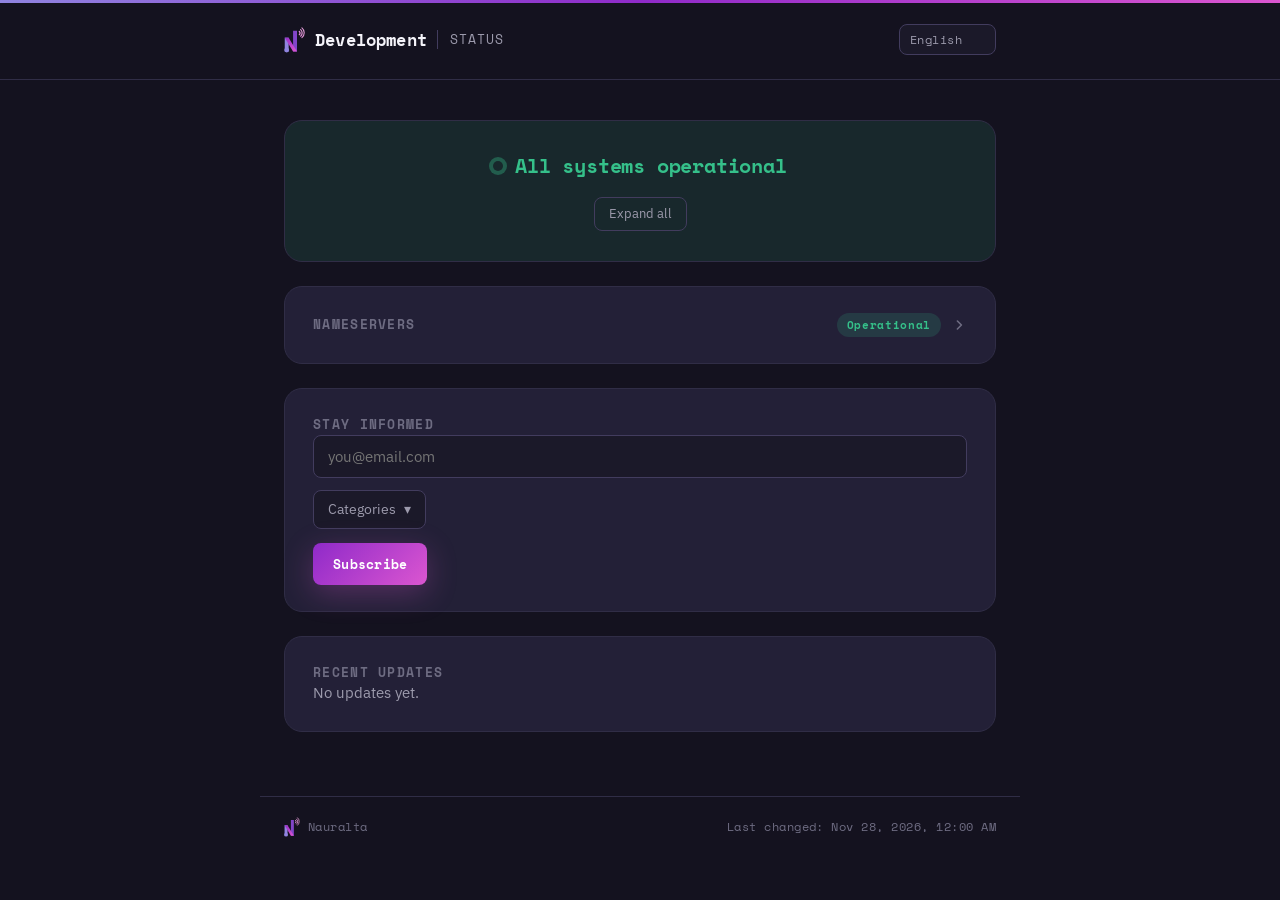
<file: index.html>
<!doctype html><html lang="en" class="no-i18n"><head><meta charset="utf-8"><meta name="viewport" content="width=device-width, initial-scale=1"><meta name="robots" content="noindex, nofollow, noai, noimageai"><title>Development</title><link rel="preconnect" href="https://fonts.googleapis.com"><link rel="preconnect" href="https://fonts.gstatic.com" crossorigin><link href="https://fonts.googleapis.com/css2?family=Space+Mono:wght@400;700&family=IBM+Plex+Sans:wght@400;500;600&display=swap" rel="stylesheet"><link rel="stylesheet" href="style.css"><noscript><style>html.no-i18n{visibility:visible}</style></noscript></head><body><header class="topbar"><div class="wrap topbar-inner"><div class="brand-group"><svg class="logo-icon" viewBox="246 54 258 318" xmlns="http://www.w3.org/2000/svg" aria-hidden="true">
  <defs>
    <linearGradient id="hg-diag" gradientUnits="userSpaceOnUse" x1="300" y1="134" x2="400" y2="354">
      <stop offset="0" stop-color="#8F2AC9"></stop><stop offset="1" stop-color="#DB56D0"></stop>
    </linearGradient>
    <linearGradient id="hg-arc" gradientUnits="userSpaceOnUse" x1="90" y1="430" x2="510" y2="150">
      <stop offset="0" stop-color="#DB56D0"></stop><stop offset="1" stop-color="#E29CD6"></stop>
    </linearGradient>
  </defs>
  <circle cx="279" cy="336.144" r="29.76" fill="#9084E0"></circle>
  <rect x="255" y="184" width="48" height="170" fill="#9084E0"></rect>
  <rect x="357" y="100" width="48" height="254" fill="#8245C9"></rect>
  <polygon points="255,184 303,184 405,354 357,354" fill="url(#hg-diag)"></polygon>
  <g transform="translate(415,128) scale(0.5) translate(-420,-250)">
    <path d="M456.81,210.14 A54,54 0 0,1 456.81,289.86" fill="none" stroke="url(#hg-arc)" stroke-width="32" stroke-linecap="round"></path>
    <path d="M488.62,166.27 A105,105 0 0,1 488.62,326.73" fill="none" stroke="url(#hg-arc)" stroke-width="29" stroke-linecap="round"></path>
    <path d="M520.44,122.41 A158,158 0 0,1 520.44,363.59" fill="none" stroke="url(#hg-arc)" stroke-width="26" stroke-linecap="round"></path>
  </g>
</svg><span class="brand-name">Development</span><span class="brand-sub" data-i18n="brand.subtitle">Status</span></div><select id="lang-switch" class="lang-switch" aria-label="Language"></select></div></header><main class="wrap"><section class="hero hero-good"><div class="hero-status"><span class="hero-dot"></span><h1 data-i18n="hero.good">All systems operational</h1></div><button type="button" id="toggle-all-groups" class="hero-toggle-all" data-i18n="groups.expandAll">Expand all</button></section><section class="card group collapsed" data-group-id="19abde64-874f-4d78-b377-1428c0a2040a"><button type="button" class="group-head" data-group-toggle><h2 class="group-title">Nameservers</h2><span class="group-head-right"><span class="badge badge-good" data-i18n="state.operational">Operational</span><svg class="chevron" viewBox="0 0 20 20" fill="none" xmlns="http://www.w3.org/2000/svg" aria-hidden="true"><path d="M5 8l5 5 5-5" stroke="currentColor" stroke-width="2" stroke-linecap="round" stroke-linejoin="round"/></svg></span></button><div class="rows"><div class="row"><div class="row-top"><span class="row-name-group"><span class="dot dot-good"></span><span class="row-name">ns2</span><span class="sr-only" data-i18n="state.operational">Operational</span></span><span class="row-uptime uptime-good" data-i18n-template="history.uptime" data-value="99.948">99.948% uptime</span></div><div class="hbars"><span class="hbar hbar-nodata" tabindex="0" data-status="nodata" data-date="2026-08-30" data-down-seconds="0" data-degraded-seconds="0"></span><span class="hbar hbar-nodata" tabindex="0" data-status="nodata" data-date="2026-08-31" data-down-seconds="0" data-degraded-seconds="0"></span><span class="hbar hbar-nodata" tabindex="0" data-status="nodata" data-date="2026-09-01" data-down-seconds="0" data-degraded-seconds="0"></span><span class="hbar hbar-nodata" tabindex="0" data-status="nodata" data-date="2026-09-02" data-down-seconds="0" data-degraded-seconds="0"></span><span class="hbar hbar-nodata" tabindex="0" data-status="nodata" data-date="2026-09-03" data-down-seconds="0" data-degraded-seconds="0"></span><span class="hbar hbar-nodata" tabindex="0" data-status="nodata" data-date="2026-09-04" data-down-seconds="0" data-degraded-seconds="0"></span><span class="hbar hbar-down" tabindex="0" data-status="down" data-date="2026-09-05" data-down-seconds="2968.188" data-degraded-seconds="25776.981422999997"></span><span class="hbar hbar-operational" tabindex="0" data-status="operational" data-date="2026-09-06" data-down-seconds="0" data-degraded-seconds="0"></span><span class="hbar hbar-operational" tabindex="0" data-status="operational" data-date="2026-09-07" data-down-seconds="0" data-degraded-seconds="0"></span><span class="hbar hbar-operational" tabindex="0" data-status="operational" data-date="2026-09-08" data-down-seconds="0" data-degraded-seconds="0"></span><span class="hbar hbar-operational" tabindex="0" data-status="operational" data-date="2026-09-09" data-down-seconds="0" data-degraded-seconds="0"></span><span class="hbar hbar-operational" tabindex="0" data-status="operational" data-date="2026-09-10" data-down-seconds="0" data-degraded-seconds="0"></span><span class="hbar hbar-operational" tabindex="0" data-status="operational" data-date="2026-09-11" data-down-seconds="0" data-degraded-seconds="0"></span><span class="hbar hbar-operational" tabindex="0" data-status="operational" data-date="2026-09-12" data-down-seconds="0" data-degraded-seconds="0"></span><span class="hbar hbar-operational" tabindex="0" data-status="operational" data-date="2026-09-13" data-down-seconds="0" data-degraded-seconds="0"></span><span class="hbar hbar-operational" tabindex="0" data-status="operational" data-date="2026-09-14" data-down-seconds="0" data-degraded-seconds="0"></span><span class="hbar hbar-operational" tabindex="0" data-status="operational" data-date="2026-09-15" data-down-seconds="0" data-degraded-seconds="0"></span><span class="hbar hbar-operational" tabindex="0" data-status="operational" data-date="2026-09-16" data-down-seconds="0" data-degraded-seconds="0"></span><span class="hbar hbar-operational" tabindex="0" data-status="operational" data-date="2026-09-17" data-down-seconds="0" data-degraded-seconds="0"></span><span class="hbar hbar-operational" tabindex="0" data-status="operational" data-date="2026-09-18" data-down-seconds="0" data-degraded-seconds="0"></span><span class="hbar hbar-operational" tabindex="0" data-status="operational" data-date="2026-09-19" data-down-seconds="0" data-degraded-seconds="0"></span><span class="hbar hbar-operational" tabindex="0" data-status="operational" data-date="2026-09-20" data-down-seconds="0" data-degraded-seconds="0"></span><span class="hbar hbar-operational" tabindex="0" data-status="operational" data-date="2026-09-21" data-down-seconds="0" data-degraded-seconds="0"></span><span class="hbar hbar-operational" tabindex="0" data-status="operational" data-date="2026-09-22" data-down-seconds="0" data-degraded-seconds="0"></span><span class="hbar hbar-operational" tabindex="0" data-status="operational" data-date="2026-09-23" data-down-seconds="0" data-degraded-seconds="0"></span><span class="hbar hbar-operational" tabindex="0" data-status="operational" data-date="2026-09-24" data-down-seconds="0" data-degraded-seconds="0"></span><span class="hbar hbar-operational" tabindex="0" data-status="operational" data-date="2026-09-25" data-down-seconds="0" data-degraded-seconds="0"></span><span class="hbar hbar-operational" tabindex="0" data-status="operational" data-date="2026-09-26" data-down-seconds="0" data-degraded-seconds="0"></span><span class="hbar hbar-operational" tabindex="0" data-status="operational" data-date="2026-09-27" data-down-seconds="0" data-degraded-seconds="0"></span><span class="hbar hbar-operational" tabindex="0" data-status="operational" data-date="2026-09-28" data-down-seconds="0" data-degraded-seconds="0"></span><span class="hbar hbar-operational" tabindex="0" data-status="operational" data-date="2026-09-29" data-down-seconds="0" data-degraded-seconds="0"></span><span class="hbar hbar-operational" tabindex="0" data-status="operational" data-date="2026-09-30" data-down-seconds="0" data-degraded-seconds="0"></span><span class="hbar hbar-operational" tabindex="0" data-status="operational" data-date="2026-10-01" data-down-seconds="0" data-degraded-seconds="0"></span><span class="hbar hbar-operational" tabindex="0" data-status="operational" data-date="2026-10-02" data-down-seconds="0" data-degraded-seconds="0"></span><span class="hbar hbar-operational" tabindex="0" data-status="operational" data-date="2026-10-03" data-down-seconds="0" data-degraded-seconds="0"></span><span class="hbar hbar-operational" tabindex="0" data-status="operational" data-date="2026-10-04" data-down-seconds="0" data-degraded-seconds="0"></span><span class="hbar hbar-operational" tabindex="0" data-status="operational" data-date="2026-10-05" data-down-seconds="0" data-degraded-seconds="0"></span><span class="hbar hbar-operational" tabindex="0" data-status="operational" data-date="2026-10-06" data-down-seconds="0" data-degraded-seconds="0"></span><span class="hbar hbar-operational" tabindex="0" data-status="operational" data-date="2026-10-07" data-down-seconds="0" data-degraded-seconds="0"></span><span class="hbar hbar-operational" tabindex="0" data-status="operational" data-date="2026-10-08" data-down-seconds="0" data-degraded-seconds="0"></span><span class="hbar hbar-operational" tabindex="0" data-status="operational" data-date="2026-10-09" data-down-seconds="0" data-degraded-seconds="0"></span><span class="hbar hbar-operational" tabindex="0" data-status="operational" data-date="2026-10-10" data-down-seconds="0" data-degraded-seconds="0"></span><span class="hbar hbar-operational" tabindex="0" data-status="operational" data-date="2026-10-11" data-down-seconds="0" data-degraded-seconds="0"></span><span class="hbar hbar-operational" tabindex="0" data-status="operational" data-date="2026-10-12" data-down-seconds="0" data-degraded-seconds="0"></span><span class="hbar hbar-operational" tabindex="0" data-status="operational" data-date="2026-10-13" data-down-seconds="0" data-degraded-seconds="0"></span><span class="hbar hbar-operational" tabindex="0" data-status="operational" data-date="2026-10-14" data-down-seconds="0" data-degraded-seconds="0"></span><span class="hbar hbar-operational" tabindex="0" data-status="operational" data-date="2026-10-15" data-down-seconds="0" data-degraded-seconds="0"></span><span class="hbar hbar-operational" tabindex="0" data-status="operational" data-date="2026-10-16" data-down-seconds="0" data-degraded-seconds="0"></span><span class="hbar hbar-operational" tabindex="0" data-status="operational" data-date="2026-10-17" data-down-seconds="0" data-degraded-seconds="0"></span><span class="hbar hbar-operational" tabindex="0" data-status="operational" data-date="2026-10-18" data-down-seconds="0" data-degraded-seconds="0"></span><span class="hbar hbar-operational" tabindex="0" data-status="operational" data-date="2026-10-19" data-down-seconds="0" data-degraded-seconds="0"></span><span class="hbar hbar-operational" tabindex="0" data-status="operational" data-date="2026-10-20" data-down-seconds="0" data-degraded-seconds="0"></span><span class="hbar hbar-operational" tabindex="0" data-status="operational" data-date="2026-10-21" data-down-seconds="0" data-degraded-seconds="0"></span><span class="hbar hbar-operational" tabindex="0" data-status="operational" data-date="2026-10-22" data-down-seconds="0" data-degraded-seconds="0"></span><span class="hbar hbar-operational" tabindex="0" data-status="operational" data-date="2026-10-23" data-down-seconds="0" data-degraded-seconds="0"></span><span class="hbar hbar-operational" tabindex="0" data-status="operational" data-date="2026-10-24" data-down-seconds="0" data-degraded-seconds="0"></span><span class="hbar hbar-operational" tabindex="0" data-status="operational" data-date="2026-10-25" data-down-seconds="0" data-degraded-seconds="0"></span><span class="hbar hbar-operational" tabindex="0" data-status="operational" data-date="2026-10-26" data-down-seconds="0" data-degraded-seconds="0"></span><span class="hbar hbar-operational" tabindex="0" data-status="operational" data-date="2026-10-27" data-down-seconds="0" data-degraded-seconds="0"></span><span class="hbar hbar-operational" tabindex="0" data-status="operational" data-date="2026-10-28" data-down-seconds="0" data-degraded-seconds="0"></span><span class="hbar hbar-operational" tabindex="0" data-status="operational" data-date="2026-10-29" data-down-seconds="0" data-degraded-seconds="0"></span><span class="hbar hbar-operational" tabindex="0" data-status="operational" data-date="2026-10-30" data-down-seconds="0" data-degraded-seconds="0"></span><span class="hbar hbar-operational" tabindex="0" data-status="operational" data-date="2026-10-31" data-down-seconds="0" data-degraded-seconds="0"></span><span class="hbar hbar-operational" tabindex="0" data-status="operational" data-date="2026-11-01" data-down-seconds="0" data-degraded-seconds="0"></span><span class="hbar hbar-operational" tabindex="0" data-status="operational" data-date="2026-11-02" data-down-seconds="0" data-degraded-seconds="0"></span><span class="hbar hbar-operational" tabindex="0" data-status="operational" data-date="2026-11-03" data-down-seconds="0" data-degraded-seconds="0"></span><span class="hbar hbar-operational" tabindex="0" data-status="operational" data-date="2026-11-04" data-down-seconds="0" data-degraded-seconds="0"></span><span class="hbar hbar-operational" tabindex="0" data-status="operational" data-date="2026-11-05" data-down-seconds="0" data-degraded-seconds="0"></span><span class="hbar hbar-operational" tabindex="0" data-status="operational" data-date="2026-11-06" data-down-seconds="0" data-degraded-seconds="0"></span><span class="hbar hbar-operational" tabindex="0" data-status="operational" data-date="2026-11-07" data-down-seconds="0" data-degraded-seconds="0"></span><span class="hbar hbar-operational" tabindex="0" data-status="operational" data-date="2026-11-08" data-down-seconds="0" data-degraded-seconds="0"></span><span class="hbar hbar-operational" tabindex="0" data-status="operational" data-date="2026-11-09" data-down-seconds="0" data-degraded-seconds="0"></span><span class="hbar hbar-down" tabindex="0" data-status="down" data-date="2026-11-10" data-down-seconds="390.732" data-degraded-seconds="0"></span><span class="hbar hbar-operational" tabindex="0" data-status="operational" data-date="2026-11-11" data-down-seconds="0" data-degraded-seconds="0"></span><span class="hbar hbar-operational" tabindex="0" data-status="operational" data-date="2026-11-12" data-down-seconds="0" data-degraded-seconds="0"></span><span class="hbar hbar-operational" tabindex="0" data-status="operational" data-date="2026-11-13" data-down-seconds="0" data-degraded-seconds="0"></span><span class="hbar hbar-operational" tabindex="0" data-status="operational" data-date="2026-11-14" data-down-seconds="0" data-degraded-seconds="0"></span><span class="hbar hbar-operational" tabindex="0" data-status="operational" data-date="2026-11-15" data-down-seconds="0" data-degraded-seconds="0"></span><span class="hbar hbar-operational" tabindex="0" data-status="operational" data-date="2026-11-16" data-down-seconds="0" data-degraded-seconds="0"></span><span class="hbar hbar-down" tabindex="0" data-status="down" data-date="2026-11-17" data-down-seconds="412.298" data-degraded-seconds="0"></span><span class="hbar hbar-operational" tabindex="0" data-status="operational" data-date="2026-11-18" data-down-seconds="0" data-degraded-seconds="0"></span><span class="hbar hbar-operational" tabindex="0" data-status="operational" data-date="2026-11-19" data-down-seconds="0" data-degraded-seconds="0"></span><span class="hbar hbar-operational" tabindex="0" data-status="operational" data-date="2026-11-20" data-down-seconds="0" data-degraded-seconds="0"></span><span class="hbar hbar-operational" tabindex="0" data-status="operational" data-date="2026-11-21" data-down-seconds="0" data-degraded-seconds="0"></span><span class="hbar hbar-operational" tabindex="0" data-status="operational" data-date="2026-11-22" data-down-seconds="0" data-degraded-seconds="0"></span><span class="hbar hbar-operational" tabindex="0" data-status="operational" data-date="2026-11-23" data-down-seconds="0" data-degraded-seconds="0"></span><span class="hbar hbar-operational" tabindex="0" data-status="operational" data-date="2026-11-24" data-down-seconds="0" data-degraded-seconds="0"></span><span class="hbar hbar-operational" tabindex="0" data-status="operational" data-date="2026-11-25" data-down-seconds="0" data-degraded-seconds="0"></span><span class="hbar hbar-operational" tabindex="0" data-status="operational" data-date="2026-11-26" data-down-seconds="0" data-degraded-seconds="0"></span><span class="hbar hbar-operational" tabindex="0" data-status="operational" data-date="2026-11-27" data-down-seconds="0" data-degraded-seconds="0"></span><span class="hbar hbar-operational" tabindex="0" data-status="operational" data-date="2026-11-28" data-down-seconds="0" data-degraded-seconds="0"></span></div><div class="row-dates"><span class="days-full" data-i18n-template="history.daysAgo" data-value="90">90 days ago</span><span class="days-mobile" data-i18n-template="history.daysAgo" data-value="30">30 days ago</span><span data-i18n="history.today">Today</span></div></div><div class="row"><div class="row-top"><span class="row-name-group"><span class="dot dot-good"></span><span class="row-name">ns1</span><span class="sr-only" data-i18n="state.operational">Operational</span></span><span class="row-uptime uptime-good" data-i18n-template="history.uptime" data-value="100">100% uptime</span></div><div class="hbars"><span class="hbar hbar-nodata" tabindex="0" data-status="nodata" data-date="2026-08-30" data-down-seconds="0" data-degraded-seconds="0"></span><span class="hbar hbar-nodata" tabindex="0" data-status="nodata" data-date="2026-08-31" data-down-seconds="0" data-degraded-seconds="0"></span><span class="hbar hbar-nodata" tabindex="0" data-status="nodata" data-date="2026-09-01" data-down-seconds="0" data-degraded-seconds="0"></span><span class="hbar hbar-nodata" tabindex="0" data-status="nodata" data-date="2026-09-02" data-down-seconds="0" data-degraded-seconds="0"></span><span class="hbar hbar-nodata" tabindex="0" data-status="nodata" data-date="2026-09-03" data-down-seconds="0" data-degraded-seconds="0"></span><span class="hbar hbar-nodata" tabindex="0" data-status="nodata" data-date="2026-09-04" data-down-seconds="0" data-degraded-seconds="0"></span><span class="hbar hbar-degraded" tabindex="0" data-status="degraded" data-date="2026-09-05" data-down-seconds="0" data-degraded-seconds="33.408255"></span><span class="hbar hbar-operational" tabindex="0" data-status="operational" data-date="2026-09-06" data-down-seconds="0" data-degraded-seconds="0"></span><span class="hbar hbar-operational" tabindex="0" data-status="operational" data-date="2026-09-07" data-down-seconds="0" data-degraded-seconds="0"></span><span class="hbar hbar-operational" tabindex="0" data-status="operational" data-date="2026-09-08" data-down-seconds="0" data-degraded-seconds="0"></span><span class="hbar hbar-operational" tabindex="0" data-status="operational" data-date="2026-09-09" data-down-seconds="0" data-degraded-seconds="0"></span><span class="hbar hbar-operational" tabindex="0" data-status="operational" data-date="2026-09-10" data-down-seconds="0" data-degraded-seconds="0"></span><span class="hbar hbar-operational" tabindex="0" data-status="operational" data-date="2026-09-11" data-down-seconds="0" data-degraded-seconds="0"></span><span class="hbar hbar-operational" tabindex="0" data-status="operational" data-date="2026-09-12" data-down-seconds="0" data-degraded-seconds="0"></span><span class="hbar hbar-operational" tabindex="0" data-status="operational" data-date="2026-09-13" data-down-seconds="0" data-degraded-seconds="0"></span><span class="hbar hbar-operational" tabindex="0" data-status="operational" data-date="2026-09-14" data-down-seconds="0" data-degraded-seconds="0"></span><span class="hbar hbar-operational" tabindex="0" data-status="operational" data-date="2026-09-15" data-down-seconds="0" data-degraded-seconds="0"></span><span class="hbar hbar-operational" tabindex="0" data-status="operational" data-date="2026-09-16" data-down-seconds="0" data-degraded-seconds="0"></span><span class="hbar hbar-operational" tabindex="0" data-status="operational" data-date="2026-09-17" data-down-seconds="0" data-degraded-seconds="0"></span><span class="hbar hbar-operational" tabindex="0" data-status="operational" data-date="2026-09-18" data-down-seconds="0" data-degraded-seconds="0"></span><span class="hbar hbar-operational" tabindex="0" data-status="operational" data-date="2026-09-19" data-down-seconds="0" data-degraded-seconds="0"></span><span class="hbar hbar-operational" tabindex="0" data-status="operational" data-date="2026-09-20" data-down-seconds="0" data-degraded-seconds="0"></span><span class="hbar hbar-operational" tabindex="0" data-status="operational" data-date="2026-09-21" data-down-seconds="0" data-degraded-seconds="0"></span><span class="hbar hbar-operational" tabindex="0" data-status="operational" data-date="2026-09-22" data-down-seconds="0" data-degraded-seconds="0"></span><span class="hbar hbar-operational" tabindex="0" data-status="operational" data-date="2026-09-23" data-down-seconds="0" data-degraded-seconds="0"></span><span class="hbar hbar-operational" tabindex="0" data-status="operational" data-date="2026-09-24" data-down-seconds="0" data-degraded-seconds="0"></span><span class="hbar hbar-operational" tabindex="0" data-status="operational" data-date="2026-09-25" data-down-seconds="0" data-degraded-seconds="0"></span><span class="hbar hbar-operational" tabindex="0" data-status="operational" data-date="2026-09-26" data-down-seconds="0" data-degraded-seconds="0"></span><span class="hbar hbar-operational" tabindex="0" data-status="operational" data-date="2026-09-27" data-down-seconds="0" data-degraded-seconds="0"></span><span class="hbar hbar-operational" tabindex="0" data-status="operational" data-date="2026-09-28" data-down-seconds="0" data-degraded-seconds="0"></span><span class="hbar hbar-operational" tabindex="0" data-status="operational" data-date="2026-09-29" data-down-seconds="0" data-degraded-seconds="0"></span><span class="hbar hbar-operational" tabindex="0" data-status="operational" data-date="2026-09-30" data-down-seconds="0" data-degraded-seconds="0"></span><span class="hbar hbar-operational" tabindex="0" data-status="operational" data-date="2026-10-01" data-down-seconds="0" data-degraded-seconds="0"></span><span class="hbar hbar-operational" tabindex="0" data-status="operational" data-date="2026-10-02" data-down-seconds="0" data-degraded-seconds="0"></span><span class="hbar hbar-operational" tabindex="0" data-status="operational" data-date="2026-10-03" data-down-seconds="0" data-degraded-seconds="0"></span><span class="hbar hbar-operational" tabindex="0" data-status="operational" data-date="2026-10-04" data-down-seconds="0" data-degraded-seconds="0"></span><span class="hbar hbar-operational" tabindex="0" data-status="operational" data-date="2026-10-05" data-down-seconds="0" data-degraded-seconds="0"></span><span class="hbar hbar-operational" tabindex="0" data-status="operational" data-date="2026-10-06" data-down-seconds="0" data-degraded-seconds="0"></span><span class="hbar hbar-operational" tabindex="0" data-status="operational" data-date="2026-10-07" data-down-seconds="0" data-degraded-seconds="0"></span><span class="hbar hbar-operational" tabindex="0" data-status="operational" data-date="2026-10-08" data-down-seconds="0" data-degraded-seconds="0"></span><span class="hbar hbar-operational" tabindex="0" data-status="operational" data-date="2026-10-09" data-down-seconds="0" data-degraded-seconds="0"></span><span class="hbar hbar-operational" tabindex="0" data-status="operational" data-date="2026-10-10" data-down-seconds="0" data-degraded-seconds="0"></span><span class="hbar hbar-operational" tabindex="0" data-status="operational" data-date="2026-10-11" data-down-seconds="0" data-degraded-seconds="0"></span><span class="hbar hbar-operational" tabindex="0" data-status="operational" data-date="2026-10-12" data-down-seconds="0" data-degraded-seconds="0"></span><span class="hbar hbar-operational" tabindex="0" data-status="operational" data-date="2026-10-13" data-down-seconds="0" data-degraded-seconds="0"></span><span class="hbar hbar-operational" tabindex="0" data-status="operational" data-date="2026-10-14" data-down-seconds="0" data-degraded-seconds="0"></span><span class="hbar hbar-operational" tabindex="0" data-status="operational" data-date="2026-10-15" data-down-seconds="0" data-degraded-seconds="0"></span><span class="hbar hbar-operational" tabindex="0" data-status="operational" data-date="2026-10-16" data-down-seconds="0" data-degraded-seconds="0"></span><span class="hbar hbar-operational" tabindex="0" data-status="operational" data-date="2026-10-17" data-down-seconds="0" data-degraded-seconds="0"></span><span class="hbar hbar-operational" tabindex="0" data-status="operational" data-date="2026-10-18" data-down-seconds="0" data-degraded-seconds="0"></span><span class="hbar hbar-operational" tabindex="0" data-status="operational" data-date="2026-10-19" data-down-seconds="0" data-degraded-seconds="0"></span><span class="hbar hbar-operational" tabindex="0" data-status="operational" data-date="2026-10-20" data-down-seconds="0" data-degraded-seconds="0"></span><span class="hbar hbar-operational" tabindex="0" data-status="operational" data-date="2026-10-21" data-down-seconds="0" data-degraded-seconds="0"></span><span class="hbar hbar-operational" tabindex="0" data-status="operational" data-date="2026-10-22" data-down-seconds="0" data-degraded-seconds="0"></span><span class="hbar hbar-operational" tabindex="0" data-status="operational" data-date="2026-10-23" data-down-seconds="0" data-degraded-seconds="0"></span><span class="hbar hbar-operational" tabindex="0" data-status="operational" data-date="2026-10-24" data-down-seconds="0" data-degraded-seconds="0"></span><span class="hbar hbar-operational" tabindex="0" data-status="operational" data-date="2026-10-25" data-down-seconds="0" data-degraded-seconds="0"></span><span class="hbar hbar-operational" tabindex="0" data-status="operational" data-date="2026-10-26" data-down-seconds="0" data-degraded-seconds="0"></span><span class="hbar hbar-operational" tabindex="0" data-status="operational" data-date="2026-10-27" data-down-seconds="0" data-degraded-seconds="0"></span><span class="hbar hbar-operational" tabindex="0" data-status="operational" data-date="2026-10-28" data-down-seconds="0" data-degraded-seconds="0"></span><span class="hbar hbar-operational" tabindex="0" data-status="operational" data-date="2026-10-29" data-down-seconds="0" data-degraded-seconds="0"></span><span class="hbar hbar-operational" tabindex="0" data-status="operational" data-date="2026-10-30" data-down-seconds="0" data-degraded-seconds="0"></span><span class="hbar hbar-operational" tabindex="0" data-status="operational" data-date="2026-10-31" data-down-seconds="0" data-degraded-seconds="0"></span><span class="hbar hbar-operational" tabindex="0" data-status="operational" data-date="2026-11-01" data-down-seconds="0" data-degraded-seconds="0"></span><span class="hbar hbar-operational" tabindex="0" data-status="operational" data-date="2026-11-02" data-down-seconds="0" data-degraded-seconds="0"></span><span class="hbar hbar-operational" tabindex="0" data-status="operational" data-date="2026-11-03" data-down-seconds="0" data-degraded-seconds="0"></span><span class="hbar hbar-operational" tabindex="0" data-status="operational" data-date="2026-11-04" data-down-seconds="0" data-degraded-seconds="0"></span><span class="hbar hbar-operational" tabindex="0" data-status="operational" data-date="2026-11-05" data-down-seconds="0" data-degraded-seconds="0"></span><span class="hbar hbar-operational" tabindex="0" data-status="operational" data-date="2026-11-06" data-down-seconds="0" data-degraded-seconds="0"></span><span class="hbar hbar-operational" tabindex="0" data-status="operational" data-date="2026-11-07" data-down-seconds="0" data-degraded-seconds="0"></span><span class="hbar hbar-operational" tabindex="0" data-status="operational" data-date="2026-11-08" data-down-seconds="0" data-degraded-seconds="0"></span><span class="hbar hbar-operational" tabindex="0" data-status="operational" data-date="2026-11-09" data-down-seconds="0" data-degraded-seconds="0"></span><span class="hbar hbar-operational" tabindex="0" data-status="operational" data-date="2026-11-10" data-down-seconds="0" data-degraded-seconds="0"></span><span class="hbar hbar-operational" tabindex="0" data-status="operational" data-date="2026-11-11" data-down-seconds="0" data-degraded-seconds="0"></span><span class="hbar hbar-operational" tabindex="0" data-status="operational" data-date="2026-11-12" data-down-seconds="0" data-degraded-seconds="0"></span><span class="hbar hbar-operational" tabindex="0" data-status="operational" data-date="2026-11-13" data-down-seconds="0" data-degraded-seconds="0"></span><span class="hbar hbar-operational" tabindex="0" data-status="operational" data-date="2026-11-14" data-down-seconds="0" data-degraded-seconds="0"></span><span class="hbar hbar-operational" tabindex="0" data-status="operational" data-date="2026-11-15" data-down-seconds="0" data-degraded-seconds="0"></span><span class="hbar hbar-operational" tabindex="0" data-status="operational" data-date="2026-11-16" data-down-seconds="0" data-degraded-seconds="0"></span><span class="hbar hbar-operational" tabindex="0" data-status="operational" data-date="2026-11-17" data-down-seconds="0" data-degraded-seconds="0"></span><span class="hbar hbar-operational" tabindex="0" data-status="operational" data-date="2026-11-18" data-down-seconds="0" data-degraded-seconds="0"></span><span class="hbar hbar-operational" tabindex="0" data-status="operational" data-date="2026-11-19" data-down-seconds="0" data-degraded-seconds="0"></span><span class="hbar hbar-operational" tabindex="0" data-status="operational" data-date="2026-11-20" data-down-seconds="0" data-degraded-seconds="0"></span><span class="hbar hbar-operational" tabindex="0" data-status="operational" data-date="2026-11-21" data-down-seconds="0" data-degraded-seconds="0"></span><span class="hbar hbar-operational" tabindex="0" data-status="operational" data-date="2026-11-22" data-down-seconds="0" data-degraded-seconds="0"></span><span class="hbar hbar-operational" tabindex="0" data-status="operational" data-date="2026-11-23" data-down-seconds="0" data-degraded-seconds="0"></span><span class="hbar hbar-operational" tabindex="0" data-status="operational" data-date="2026-11-24" data-down-seconds="0" data-degraded-seconds="0"></span><span class="hbar hbar-operational" tabindex="0" data-status="operational" data-date="2026-11-25" data-down-seconds="0" data-degraded-seconds="0"></span><span class="hbar hbar-operational" tabindex="0" data-status="operational" data-date="2026-11-26" data-down-seconds="0" data-degraded-seconds="0"></span><span class="hbar hbar-operational" tabindex="0" data-status="operational" data-date="2026-11-27" data-down-seconds="0" data-degraded-seconds="0"></span><span class="hbar hbar-operational" tabindex="0" data-status="operational" data-date="2026-11-28" data-down-seconds="0" data-degraded-seconds="0"></span></div><div class="row-dates"><span class="days-full" data-i18n-template="history.daysAgo" data-value="90">90 days ago</span><span class="days-mobile" data-i18n-template="history.daysAgo" data-value="30">30 days ago</span><span data-i18n="history.today">Today</span></div></div></div></section><section class="card"><h2 class="group-title" data-i18n="subscribe.title">Stay informed</h2><form id="subscribe-form" class="subscribe"><input type="email" id="subscribe-email" required data-i18n-placeholder="subscribe.placeholder" placeholder="you@email.com"><details class="categories-dropdown"><summary data-i18n="subscribe.categories">Categories</summary><div class="subscribe-categories"><label class="subscribe-category"><input type="checkbox" class="subscribe-group" data-group-id="19abde64-874f-4d78-b377-1428c0a2040a" checked> Nameservers</label></div></details><button type="submit" data-i18n="subscribe.button">Subscribe</button></form><p id="subscribe-result" class="muted" hidden></p><div id="manage-section" hidden><h2 class="group-title" data-i18n="manage.title">Manage your subscription</h2><form id="manage-form" class="subscribe"><details class="categories-dropdown"><summary data-i18n="subscribe.categories">Categories</summary><div class="subscribe-categories"><label class="subscribe-category"><input type="checkbox" class="manage-group" data-group-id="19abde64-874f-4d78-b377-1428c0a2040a" checked> Nameservers</label></div></details><button type="submit" data-i18n="manage.saveButton">Save preferences</button></form><p id="manage-result" class="muted" hidden></p></div></section><section class="card"><h2 class="group-title" data-i18n="updates.title">Recent updates</h2><p class="muted" data-i18n="updates.empty">No updates yet.</p></section></main><footer class="wrap foot"><a class="foot-brand" href="https://nauralta.com"><svg class="foot-icon" viewBox="246 54 258 318" xmlns="http://www.w3.org/2000/svg" aria-hidden="true">
  <defs>
    <linearGradient id="fg-diag" gradientUnits="userSpaceOnUse" x1="300" y1="134" x2="400" y2="354">
      <stop offset="0" stop-color="#8F2AC9"></stop><stop offset="1" stop-color="#DB56D0"></stop>
    </linearGradient>
    <linearGradient id="fg-arc" gradientUnits="userSpaceOnUse" x1="90" y1="430" x2="510" y2="150">
      <stop offset="0" stop-color="#DB56D0"></stop><stop offset="1" stop-color="#E29CD6"></stop>
    </linearGradient>
  </defs>
  <circle cx="279" cy="336.144" r="29.76" fill="#9084E0"></circle>
  <rect x="255" y="184" width="48" height="170" fill="#9084E0"></rect>
  <rect x="357" y="100" width="48" height="254" fill="#8245C9"></rect>
  <polygon points="255,184 303,184 405,354 357,354" fill="url(#fg-diag)"></polygon>
  <g transform="translate(415,128) scale(0.5) translate(-420,-250)">
    <path d="M456.81,210.14 A54,54 0 0,1 456.81,289.86" fill="none" stroke="url(#fg-arc)" stroke-width="32" stroke-linecap="round"></path>
    <path d="M488.62,166.27 A105,105 0 0,1 488.62,326.73" fill="none" stroke="url(#fg-arc)" stroke-width="29" stroke-linecap="round"></path>
    <path d="M520.44,122.41 A158,158 0 0,1 520.44,363.59" fill="none" stroke="url(#fg-arc)" stroke-width="26" stroke-linecap="round"></path>
  </g>
</svg><span>Nauralta</span></a><span class="foot-updated"><span data-i18n="footer.lastUpdated">Last changed</span>: <time data-iso="2026-11-28T00:00:07.0425759+00:00">2026-11-28 00:00:07Z</time></span></footer><div id="action-result" class="action-result" hidden></div><script src="app.js"></script></body></html>
</file>
<file: style.css>
:root {
  color-scheme: dark;
  --brand-indigo: #9084E0;
  --brand-purple: #8F2AC9;
  --brand-purple-deep: #8245C9;
  --brand-pink: #DB56D0;
  --brand-pink-soft: #E29CD6;
  --bg-0: #14121F;
  --bg-1: #1B1929;
  --bg-2: #232037;
  --bg-3: #2C2942;
  --line: #302D46;
  --line-strong: #423C5E;
  --text-hi: #F5F4FA;
  --text: #C9C7D6;
  --text-mut: #9C9AAC;
  --text-dim: #6E6C82;
  --success: #35C08A;
  --warning: #E8B23F;
  --danger: #E5537B;
  --grad-brand: linear-gradient(135deg, #8F2AC9 0%, #DB56D0 100%);
  --grad-wave: linear-gradient(90deg, #9084E0 0%, #8F2AC9 50%, #DB56D0 100%);
  --font-mono: 'Space Mono', 'IBM Plex Mono', ui-monospace, 'Courier New', monospace;
  --font-sans: 'IBM Plex Sans', 'Segoe UI', system-ui, -apple-system, sans-serif;
  --r-sm: 8px;
  --r-md: 12px;
  --r-lg: 18px;
  --r-pill: 999px;
  --shadow-lg: 0 20px 50px rgba(0, 0, 0, 0.5);
  --glow-accent: 0 8px 30px rgba(219, 86, 208, 0.28);
}
/* Removed by the inline script once translation has run, so a visitor never sees a
   flash of the wrong (fallback) language before their own is applied. */
html.no-i18n { visibility: hidden; }
* { box-sizing: border-box; }
body { margin: 0; background: var(--bg-0); color: var(--text); font-family: var(--font-sans); font-size: 0.9375rem; line-height: 1.5; overflow-x: hidden; }
h1, h2 { font-family: var(--font-mono); color: var(--text-hi); }
.wrap { max-width: 760px; margin: 0 auto; padding: 0 24px; }
.topbar { position: relative; padding: 24px 0; border-bottom: 1px solid var(--line); }
.topbar::before { content: ""; position: absolute; inset-inline: 0; top: 0; height: 3px; background: var(--grad-wave); }
.topbar-inner { display: flex; align-items: center; justify-content: space-between; gap: 12px; flex-wrap: wrap; }
.brand-group { display: flex; align-items: center; gap: 10px; }
.logo-icon { height: 26px; width: auto; flex-shrink: 0; }
.brand-name { font-family: var(--font-mono); font-weight: 700; font-size: 1.0625rem; letter-spacing: 0.01em; color: var(--text-hi); }
.brand-sub { font-family: var(--font-mono); color: var(--text-mut); letter-spacing: 0.08em; text-transform: uppercase; font-size: 0.8125rem; padding-left: 12px; border-left: 1px solid var(--line-strong); }
.lang-switch { appearance: none; background: var(--bg-1); color: var(--text-mut); border: 1px solid var(--line-strong); border-radius: var(--r-sm); font-family: var(--font-mono); font-size: 0.75rem; letter-spacing: 0.04em; padding: 6px 10px; cursor: pointer; }
.lang-switch:focus { outline: none; border-color: var(--brand-pink); box-shadow: 0 0 0 3px rgba(219,86,208,.35); }
main.wrap { padding-top: 40px; padding-bottom: 56px; display: flex; flex-direction: column; gap: 24px; }
.hero { display: flex; flex-direction: column; align-items: center; gap: 16px; border-radius: var(--r-lg); border: 1px solid var(--line); padding: 30px 24px; text-align: center; }
.hero-status { display: flex; align-items: center; justify-content: center; gap: 12px; }
.hero h1 { margin: 0; font-size: 1.25rem; letter-spacing: -0.01em; }
.hero-dot { width: 10px; height: 10px; border-radius: 50%; flex-shrink: 0; box-shadow: 0 0 0 4px currentColor; opacity: .35; }
.hero-good { background: rgba(53,192,138,.12); }
.hero-good h1, .hero-good .hero-dot { color: var(--success); }
.hero-warn { background: rgba(232,178,63,.12); }
.hero-warn h1, .hero-warn .hero-dot { color: var(--warning); }
.hero-bad { background: rgba(229,83,123,.12); }
.hero-bad h1, .hero-bad .hero-dot { color: var(--danger); }
.hero-info { background: rgba(144,132,224,.12); }
.hero-info h1, .hero-info .hero-dot { color: var(--brand-indigo); }
.hero-toggle-all { all: unset; box-sizing: border-box; cursor: pointer; padding: 6px 14px; border-radius: var(--r-sm); border: 1px solid var(--line-strong); color: var(--text-mut); font-family: var(--font-sans); font-size: 0.8125rem; }
.hero-toggle-all:hover { color: var(--text-hi); border-color: var(--brand-pink); }
.card { background: var(--bg-2); border: 1px solid var(--line); border-radius: var(--r-lg); padding: 26px 28px; }
.group-title { margin: 0; font-size: 0.8125rem; font-weight: 700; letter-spacing: 0.1em; text-transform: uppercase; color: var(--text-dim); }
button.group-head { all: unset; box-sizing: border-box; display: flex; align-items: center; justify-content: space-between; gap: 12px; margin-bottom: 18px; width: 100%; cursor: pointer; }
.group-head-right { display: flex; align-items: center; gap: 10px; }
.chevron { width: 16px; height: 16px; flex-shrink: 0; color: var(--text-dim); transition: transform .15s ease; }
.group.collapsed .chevron { transform: rotate(-90deg); }
.group.collapsed .rows { display: none; }
.group.collapsed .group-head { margin-bottom: 0; }
.rows { display: flex; flex-direction: column; }
.row { display: flex; flex-direction: column; gap: 4px; padding: 16px 0; border-top: 1px solid var(--line); }
.row:first-child { border-top: none; padding-top: 0; }
.row-top { display: flex; align-items: center; justify-content: space-between; gap: 12px; }
.row-name-group { display: flex; align-items: center; gap: 8px; min-width: 0; }
.row-name { font-weight: 500; color: var(--text-hi); white-space: nowrap; overflow: hidden; text-overflow: ellipsis; }
.row-uptime { flex-shrink: 0; font-family: var(--font-mono); font-size: .8125rem; font-weight: 700; }
.row-desc { font-size: .85rem; color: var(--text-mut); margin-left: 17px; }
.dot { width: 9px; height: 9px; border-radius: 50%; flex-shrink: 0; }
.dot-good, .uptime-good { color: var(--success); } .dot-good { background: var(--success); }
.dot-warn, .uptime-warn { color: var(--warning); } .dot-warn { background: var(--warning); }
.dot-partial, .uptime-partial { color: #f0a63c; } .dot-partial { background: #f0a63c; }
.dot-bad, .uptime-bad { color: var(--danger); } .dot-bad { background: var(--danger); }
.dot-info, .uptime-info { color: var(--brand-indigo); } .dot-info { background: var(--brand-indigo); }
.hbars { display: flex; gap: 2px; margin-top: 10px; height: 30px; align-items: stretch; }
.hbar { flex: 1; min-width: 0; border-radius: 2px; cursor: pointer; outline-offset: 1px; }
.hbar:hover, .hbar:focus-visible { outline: 2px solid var(--brand-pink); }
.hbar-operational { background: var(--success); }
.hbar-degraded { background: var(--warning); }
.hbar-down { background: var(--danger); }
.hbar-nodata { background: var(--line); }
.row-dates { display: flex; justify-content: space-between; margin-top: 6px; font-family: var(--font-mono); font-size: .7rem; color: var(--text-dim); }
.row-dates .days-mobile { display: none; }
/* Below this width the full 90-bar strip can't shrink to a usable size, so only the
   most recent 30 days' bars (and matching label) stay visible —
   the rest of the markup is still there, just hidden. */
@media (max-width: 480px) {
  .hbar:nth-child(-n+60) { display: none; }
  .row-dates .days-full { display: none; }
  .row-dates .days-mobile { display: inline; }
}
.sr-only { position: absolute; width: 1px; height: 1px; overflow: hidden; clip: rect(0,0,0,0); white-space: nowrap; }
.hbar-tip { position: absolute; z-index: 60; background: var(--bg-1); border: 1px solid var(--line-strong); border-radius: var(--r-md); padding: 12px 14px; box-shadow: var(--shadow-lg); font-family: var(--font-sans); font-size: .8125rem; min-width: 190px; pointer-events: none; }
.hbar-tip[hidden] { display: none; }
.hbar-tip-head { display: flex; align-items: center; gap: 8px; margin-bottom: 4px; }
.hbar-tip-head b { color: var(--text-hi); font-size: .8125rem; }
.hbar-tip-icon { width: 18px; height: 18px; border-radius: 50%; flex-shrink: 0; }
.hbar-tip--down .hbar-tip-icon { background: var(--danger); }
.hbar-tip--degraded .hbar-tip-icon { background: var(--warning); }
.hbar-tip--operational .hbar-tip-icon { background: var(--success); }
.hbar-tip--nodata .hbar-tip-icon { background: var(--line-strong); }
.hbar-tip-body { color: var(--text-mut); margin-bottom: 6px; }
.hbar-tip-date { color: var(--text-dim); font-size: .75rem; font-family: var(--font-mono); }
.badge { flex-shrink: 0; font-family: var(--font-mono); font-size: .6875rem; font-weight: 700; letter-spacing: 0.06em; padding: 4px 10px; border-radius: var(--r-pill); }
.badge-good { background: rgba(53,192,138,.16); color: var(--success); }
.badge-warn { background: rgba(232,178,63,.16); color: var(--warning); }
.badge-partial { background: rgba(232,178,63,.16); color: #f0a63c; }
.badge-bad { background: rgba(229,83,123,.16); color: var(--danger); }
.badge-info { background: rgba(144,132,224,.16); color: var(--brand-indigo); }
.muted { color: var(--text-mut); margin: 0; }
.subscribe { display: flex; gap: 10px; flex-wrap: wrap; }
.subscribe input { flex: 1; min-width: 200px; padding: 11px 14px; border-radius: var(--r-sm); border: 1px solid var(--line-strong); background: var(--bg-1); color: var(--text-hi); font-family: var(--font-sans); font-size: 0.9375rem; }
.subscribe input:focus { outline: none; border-color: var(--brand-pink); box-shadow: 0 0 0 3px rgba(219,86,208,.35); }
.subscribe button { padding: 11px 20px; border-radius: var(--r-sm); border: none; background: var(--grad-brand); color: #fff; font-family: var(--font-mono); font-weight: 700; letter-spacing: 0.02em; cursor: pointer; box-shadow: var(--glow-accent); transition: transform .12s ease; }
.subscribe button:hover { transform: translateY(-1px); }
.categories-dropdown { width: 100%; margin: 2px 0 4px; }
.categories-dropdown summary { list-style: none; cursor: pointer; display: inline-flex; align-items: center; gap: 6px; padding: 8px 14px; border-radius: var(--r-sm); border: 1px solid var(--line-strong); background: var(--bg-1); color: var(--text-mut); font-size: 0.875rem; }
.categories-dropdown summary::-webkit-details-marker { display: none; }
.categories-dropdown summary:hover { color: var(--text-hi); border-color: var(--brand-pink); }
.categories-dropdown summary::after { content: "\25be"; margin-left: 2px; }
.categories-dropdown[open] summary::after { content: "\25b4"; }
.subscribe-categories { display: flex; flex-direction: column; align-items: stretch; gap: 8px; margin-top: 8px; padding: 12px 14px; border: 1px solid var(--line); border-radius: var(--r-sm); background: var(--bg-1); }
.subscribe-category { display: flex; align-items: center; justify-content: flex-start; gap: 8px; width: 100%; text-align: left; color: var(--text-mut); font-size: 0.875rem; cursor: pointer; }
.subscribe-category input { flex-shrink: 0; }
#manage-section { width: 100%; margin-top: 22px; padding-top: 22px; border-top: 1px solid var(--line); }
.update { padding: 16px 0; border-top: 1px solid var(--line); }
.update:first-child { border-top: none; padding-top: 0; }
.update-head { display: flex; align-items: center; gap: 10px; margin-bottom: 6px; }
.update-title { font-weight: 600; color: var(--text-hi); }
.update-meta { font-size: .8rem; color: var(--text-dim); margin-bottom: 8px; }
.update-body { font-size: .9rem; line-height: 1.55; color: var(--text); }
.update-entry { margin-top: 12px; padding-left: 14px; border-left: 2px solid var(--line); }
.update-entry-meta { font-size: .8rem; color: var(--text-dim); margin-bottom: 6px; }
.foot { display: flex; align-items: center; justify-content: space-between; flex-wrap: wrap; gap: 8px 16px; margin-top: 8px; padding: 20px 24px 32px; border-top: 1px solid var(--line); color: var(--text-dim); font-family: var(--font-mono); font-size: .75rem; letter-spacing: 0.04em; }
.foot-brand { display: flex; align-items: center; gap: 8px; color: inherit; text-decoration: none; }
.foot-icon { width: 16px; height: 20px; }
.action-result { position: fixed; left: 50%; bottom: 24px; transform: translateX(-50%); padding: 10px 18px; border-radius: var(--r-sm); font-size: .875rem; font-weight: 500; box-shadow: var(--shadow-lg); }
.action-result.ok { background: var(--success); color: #06280f; }
.action-result.err { background: var(--danger); color: #2b0509; }
.notfound { text-align: center; align-items: center; padding: 56px 28px; display: flex; flex-direction: column; gap: 14px; }
.notfound h1 { margin: 0; }
.notfound-back { display: inline-flex; margin-top: 6px; padding: 11px 20px; border-radius: var(--r-sm); background: var(--grad-brand); color: #fff; font-family: var(--font-mono); font-weight: 700; letter-spacing: 0.02em; text-decoration: none; box-shadow: var(--glow-accent); transition: transform .12s ease; }
.notfound-back:hover { transform: translateY(-1px); }
</file>
